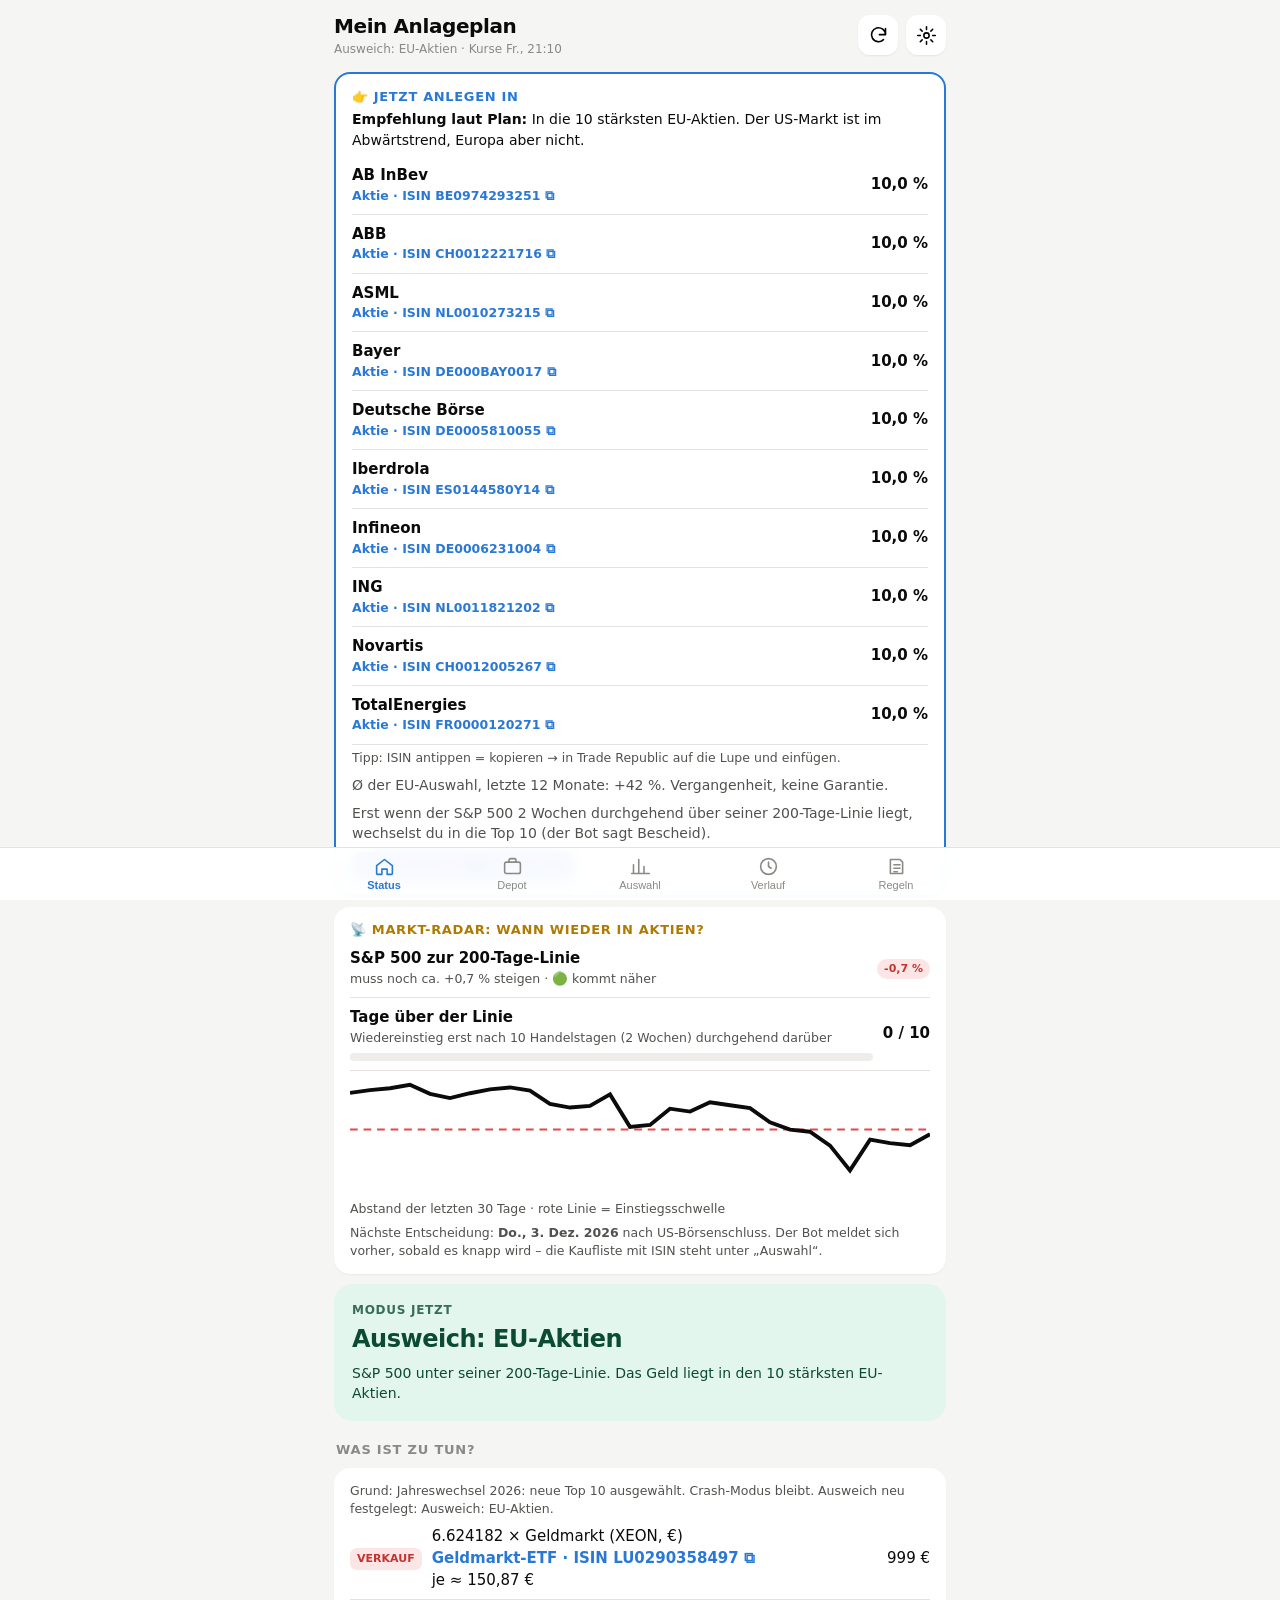
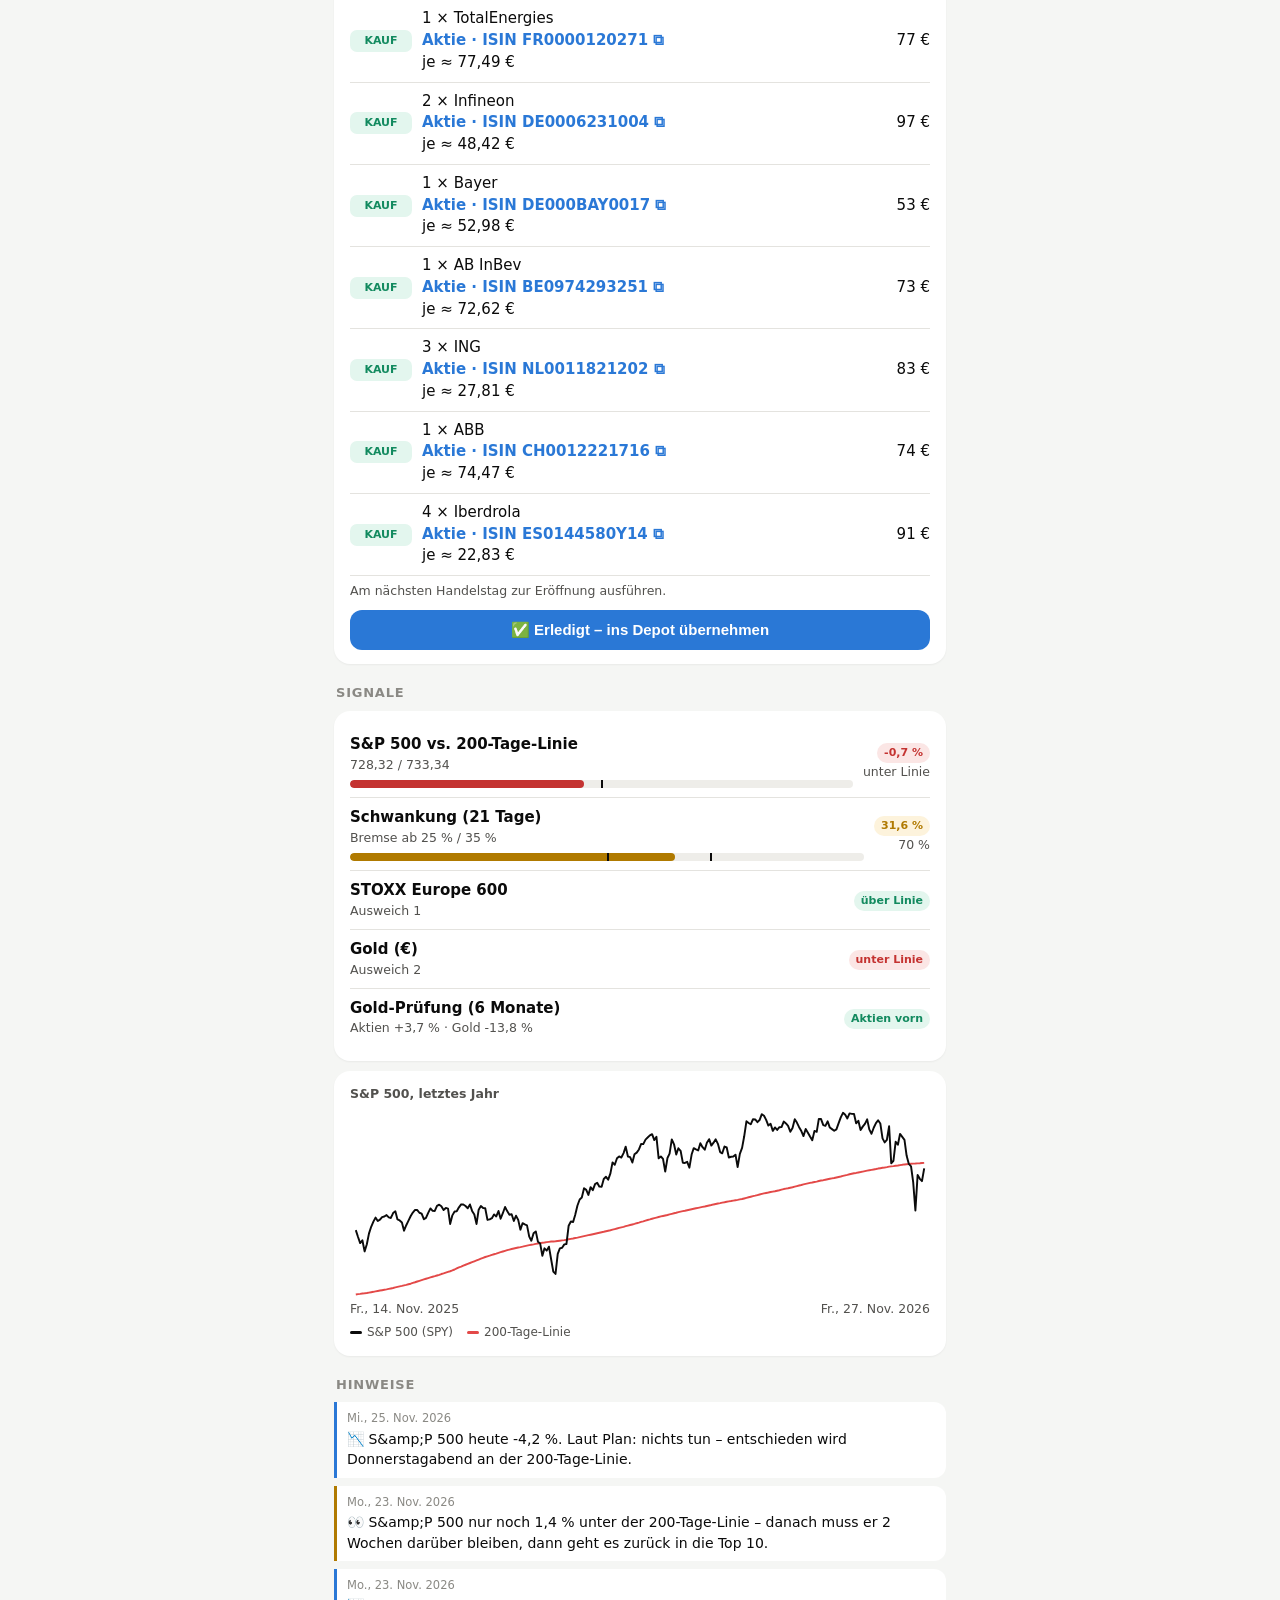
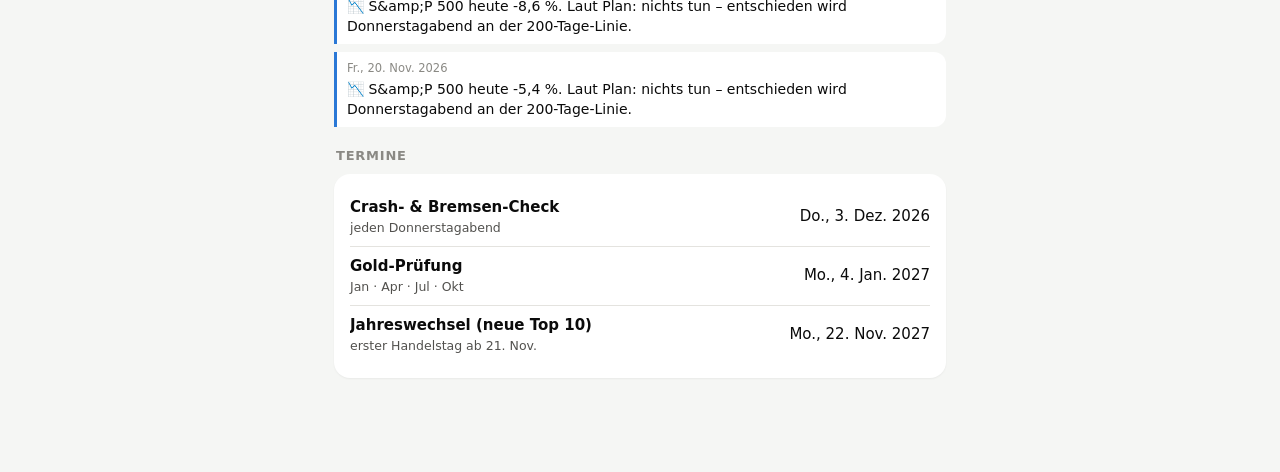
<file: index.html>
<!doctype html><html lang="de"><head><meta charset="utf-8">
<meta name="viewport" content="width=device-width,initial-scale=1,viewport-fit=cover">
<title>Mein Anlageplan</title><meta name="theme-color" content="#f5f6f4">
<link rel="manifest" href="manifest.webmanifest"><link rel="icon" href="icon-192.png"><link rel="apple-touch-icon" href="apple-touch-icon.png">
<meta name="apple-mobile-web-app-capable" content="yes"><meta name="mobile-web-app-capable" content="yes"><meta name="apple-mobile-web-app-title" content="Anlageplan">
<link rel="stylesheet" href="style.css?v=33"></head><body>
<div class="wrap">
  <header class="top">
    <div><div class="brand">Mein Anlageplan</div><div class="sub" id="stand">lädt …</div></div>
    <button class="icon" id="reload" aria-label="Neu laden"><svg viewBox="0 0 24 24"><path d="M20 11a8 8 0 1 0-2.3 5.7M20 4v7h-7"/></svg></button>
    <button class="icon" data-go="einstellungen" aria-label="Einstellungen"><svg viewBox="0 0 24 24"><circle cx="12" cy="12" r="3"/><path d="M12 2v3M12 19v3M2 12h3M19 12h3M4.9 4.9l2.1 2.1M17 17l2.1 2.1M4.9 19.1 7 17M17 7l2.1-2.1"/></svg></button>
  </header>
  <main id="view"></main>
</div>
<nav class="tabs"><div class="in">
  <button data-go="status"><svg viewBox="0 0 24 24"><path d="M3 11l9-7 9 7v9a1 1 0 0 1-1 1h-5v-6h-6v6H4a1 1 0 0 1-1-1z"/></svg>Status</button>
  <button data-go="depot"><svg viewBox="0 0 24 24"><rect x="3" y="7" width="18" height="13" rx="2"/><path d="M8 7V5a2 2 0 0 1 2-2h4a2 2 0 0 1 2 2v2"/></svg>Depot</button>
  <button data-go="liste"><svg viewBox="0 0 24 24"><path d="M4 20V10M10 20V4M16 20v-8M22 20H2"/></svg>Auswahl</button>
  <button data-go="verlauf"><svg viewBox="0 0 24 24"><circle cx="12" cy="12" r="9"/><path d="M12 7v5l3 2"/></svg>Verlauf</button>
  <button data-go="regeln"><svg viewBox="0 0 24 24"><path d="M5 4h11l3 3v13H5z"/><path d="M9 10h7M9 14h7M9 18h4"/></svg>Regeln</button>
</div></nav>
<div class="toast" id="toast" role="status" aria-live="polite"></div>
<script src="app.js?v=39"></script></body></html>
</file>
<file: style.css>
:root{--bg:#f5f6f4;--card:#fff;--ink:#0b0b0b;--ink2:#52514e;--ink3:#8a8984;--line:#e4e3df;--acc:#2a78d6;--accbg:#e8f1fb;
--u:#2a78d6;--ubg:#e8f1fb;--e:#128a5f;--ebg:#e3f6ee;--g:#b07a00;--gbg:#fdf3dc;--m:#5f5e59;--mbg:#eeede9;--gut:#0a7a3a;--schlecht:#c43331;--warn:#b07a00}
*{box-sizing:border-box;margin:0}
body{font-family:system-ui,-apple-system,"Segoe UI",Roboto,sans-serif;background:var(--bg);color:var(--ink);font-size:15px;line-height:1.45;-webkit-tap-highlight-color:transparent}
.wrap{max-width:640px;margin:0 auto;padding:0 14px calc(84px + env(safe-area-inset-bottom))}
.top{display:flex;align-items:center;gap:8px;padding:calc(12px + env(safe-area-inset-top)) 0 10px;position:sticky;top:0;background:var(--bg);z-index:5}
.top>div{flex:1}.brand{font-weight:800;font-size:20px;letter-spacing:-.02em}.sub{font-size:12px;color:var(--ink3)}
.icon{border:0;background:var(--card);width:40px;height:40px;border-radius:12px;display:grid;place-items:center;box-shadow:0 1px 2px #0001}
.icon svg,.tabs svg{width:21px;height:21px;fill:none;stroke:currentColor;stroke-width:1.8;stroke-linecap:round;stroke-linejoin:round}
.tabs{position:fixed;bottom:0;left:0;right:0;background:#fffffff2;backdrop-filter:blur(8px);border-top:1px solid var(--line);padding-bottom:env(safe-area-inset-bottom);z-index:6}
.tabs .in{max-width:640px;margin:0 auto;display:flex}
.tabs button{flex:1;border:0;background:none;padding:8px 0 9px;font-size:11px;color:var(--ink3);display:flex;flex-direction:column;align-items:center;gap:2px}
.tabs button.on{color:var(--acc);font-weight:700}
h2{font-size:13px;text-transform:uppercase;letter-spacing:.06em;color:var(--ink3);margin:20px 2px 8px;font-weight:700}
.card{background:var(--card);border-radius:16px;padding:14px 16px;box-shadow:0 1px 2px #0000000d;margin-bottom:10px}
.hero{border-radius:18px;padding:18px;margin-top:4px}
.hero .k{font-size:12px;font-weight:700;text-transform:uppercase;letter-spacing:.06em;opacity:.8}
.hero .v{font-size:24px;font-weight:800;letter-spacing:-.02em;margin:2px 0 6px}
.hero p{font-size:14px}
.m-U{background:var(--ubg);color:#123a66}.m-E{background:var(--ebg);color:#0b4a33}.m-G{background:var(--gbg);color:#5a3e00}.m-M{background:var(--mbg);color:#2f2e2b}
.row{display:flex;align-items:center;gap:10px;padding:9px 0;border-bottom:1px solid var(--line)}.row:last-child{border:0}
.row .l{flex:1;min-width:0}.row .t{font-weight:600;white-space:nowrap;overflow:hidden;text-overflow:ellipsis}.row .s{font-size:12.5px;color:var(--ink2)}
.row .r{text-align:right;font-variant-numeric:tabular-nums;white-space:nowrap}
.pos{color:var(--gut)}.neg{color:var(--schlecht)}.mut{color:var(--ink3)}
.badge{display:inline-block;font-size:11px;font-weight:700;padding:2px 7px;border-radius:99px;background:var(--accbg);color:var(--acc)}
.badge.gr{background:var(--mbg);color:var(--ink2)}.badge.ok{background:var(--ebg);color:var(--e)}.badge.w{background:var(--gbg);color:var(--g)}.badge.x{background:#fbe6e5;color:var(--schlecht)}
.bar{height:8px;background:var(--mbg);border-radius:99px;position:relative;overflow:hidden;margin-top:6px}
.bar i{position:absolute;top:0;bottom:0;left:0;border-radius:99px;background:var(--acc)}
.bar b{position:absolute;top:-2px;bottom:-2px;width:2px;background:var(--ink)}
.order{display:flex;gap:10px;align-items:center;padding:8px 0;border-bottom:1px solid var(--line)}.order:last-child{border:0}
.tag{font-size:11px;font-weight:800;padding:3px 7px;border-radius:7px;min-width:62px;text-align:center}.tag.k{background:var(--ebg);color:var(--e)}.tag.v{background:#fbe6e5;color:var(--schlecht)}
.btn{border:0;background:var(--acc);color:#fff;font-weight:700;padding:11px 16px;border-radius:12px;font-size:15px;width:100%;margin-top:10px}
.btn.sek{background:var(--mbg);color:var(--ink)}.btn.kl{width:auto;padding:7px 12px;font-size:13px;margin:0}
.hint{border-left:3px solid var(--acc);padding:8px 10px;background:var(--card);border-radius:0 12px 12px 0;margin-bottom:8px;font-size:14px}
.hint.zusatz{border-color:#9b6bd6}.hint.vorwarnung{border-color:var(--warn)}.hint .d{font-size:11.5px;color:var(--ink3);margin-bottom:2px}
.hint .z{font-size:11.5px;color:#7a4fb5;font-weight:600;margin-top:3px}
input,select{font:inherit;width:100%;padding:10px 12px;border:1px solid var(--line);border-radius:10px;background:#fff;margin-top:4px}
label{display:block;font-size:13px;color:var(--ink2);margin-top:10px}
.grid2{display:grid;grid-template-columns:1fr 1fr;gap:8px}
.chart svg{width:100%;height:auto;display:block}
.leg{display:flex;gap:14px;font-size:12px;color:var(--ink2);margin-top:6px}.leg span::before{content:"";display:inline-block;width:12px;height:3px;border-radius:2px;margin-right:5px;vertical-align:middle;background:var(--c)}
table.rg{width:100%;border-collapse:collapse;font-size:13.5px}table.rg td{padding:8px 4px;border-bottom:1px solid var(--line);vertical-align:top}table.rg td:first-child{font-weight:700;width:30%}
.toast{position:fixed;left:50%;bottom:calc(90px + env(safe-area-inset-bottom));transform:translateX(-50%);background:#222;color:#fff;padding:9px 14px;border-radius:10px;font-size:14px;opacity:0;transition:.2s;pointer-events:none;z-index:9;max-width:90%}
.toast.on{opacity:1}
.del{border:0;background:none;color:var(--schlecht);font-size:20px;padding:0 4px}
.small{font-size:12.5px;color:var(--ink2)}
.jetzt{border:2px solid var(--acc);margin-top:4px}.jetzt .k{font-size:13px;font-weight:800;color:var(--acc);text-transform:uppercase;letter-spacing:.05em;margin-bottom:2px}.jetzt p{margin-top:8px;font-size:14px}.jetzt .row .t{white-space:normal}
.isin{color:var(--acc);font-weight:600;cursor:pointer;font-variant-numeric:tabular-nums}
.del.ed{color:var(--acc);font-size:17px}
</file>
